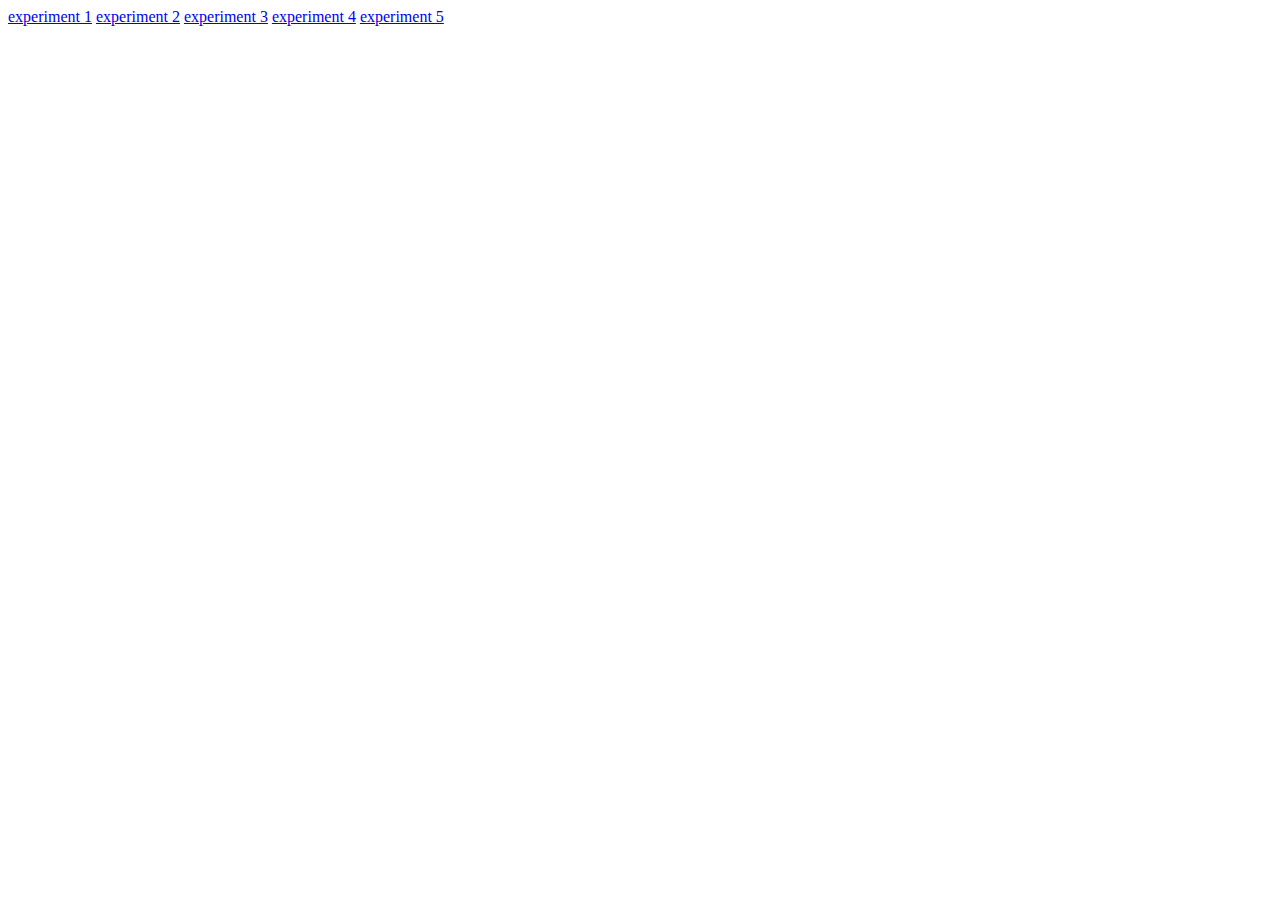
<file: index.html>
<!DOCTYPE html>
<html lang="en">
<head>
    <meta charset="UTF-8">
    <meta name="viewport" content="width=device-width, initial-scale=1.0">
    <title>Document</title>
</head>
<body>
    <a href="exp1.html" target="_blank">experiment 1</a>
    <a href="exp2.html" target="_blank">experiment 2</a>
    <a href="exp3.html" target="_blank">experiment 3</a>
    <a href="exp4.html" target="_blank">experiment 4</a>
    <a href="exp5.html" target="_blank">experiment 5</a>

</body>
</html>
</file>
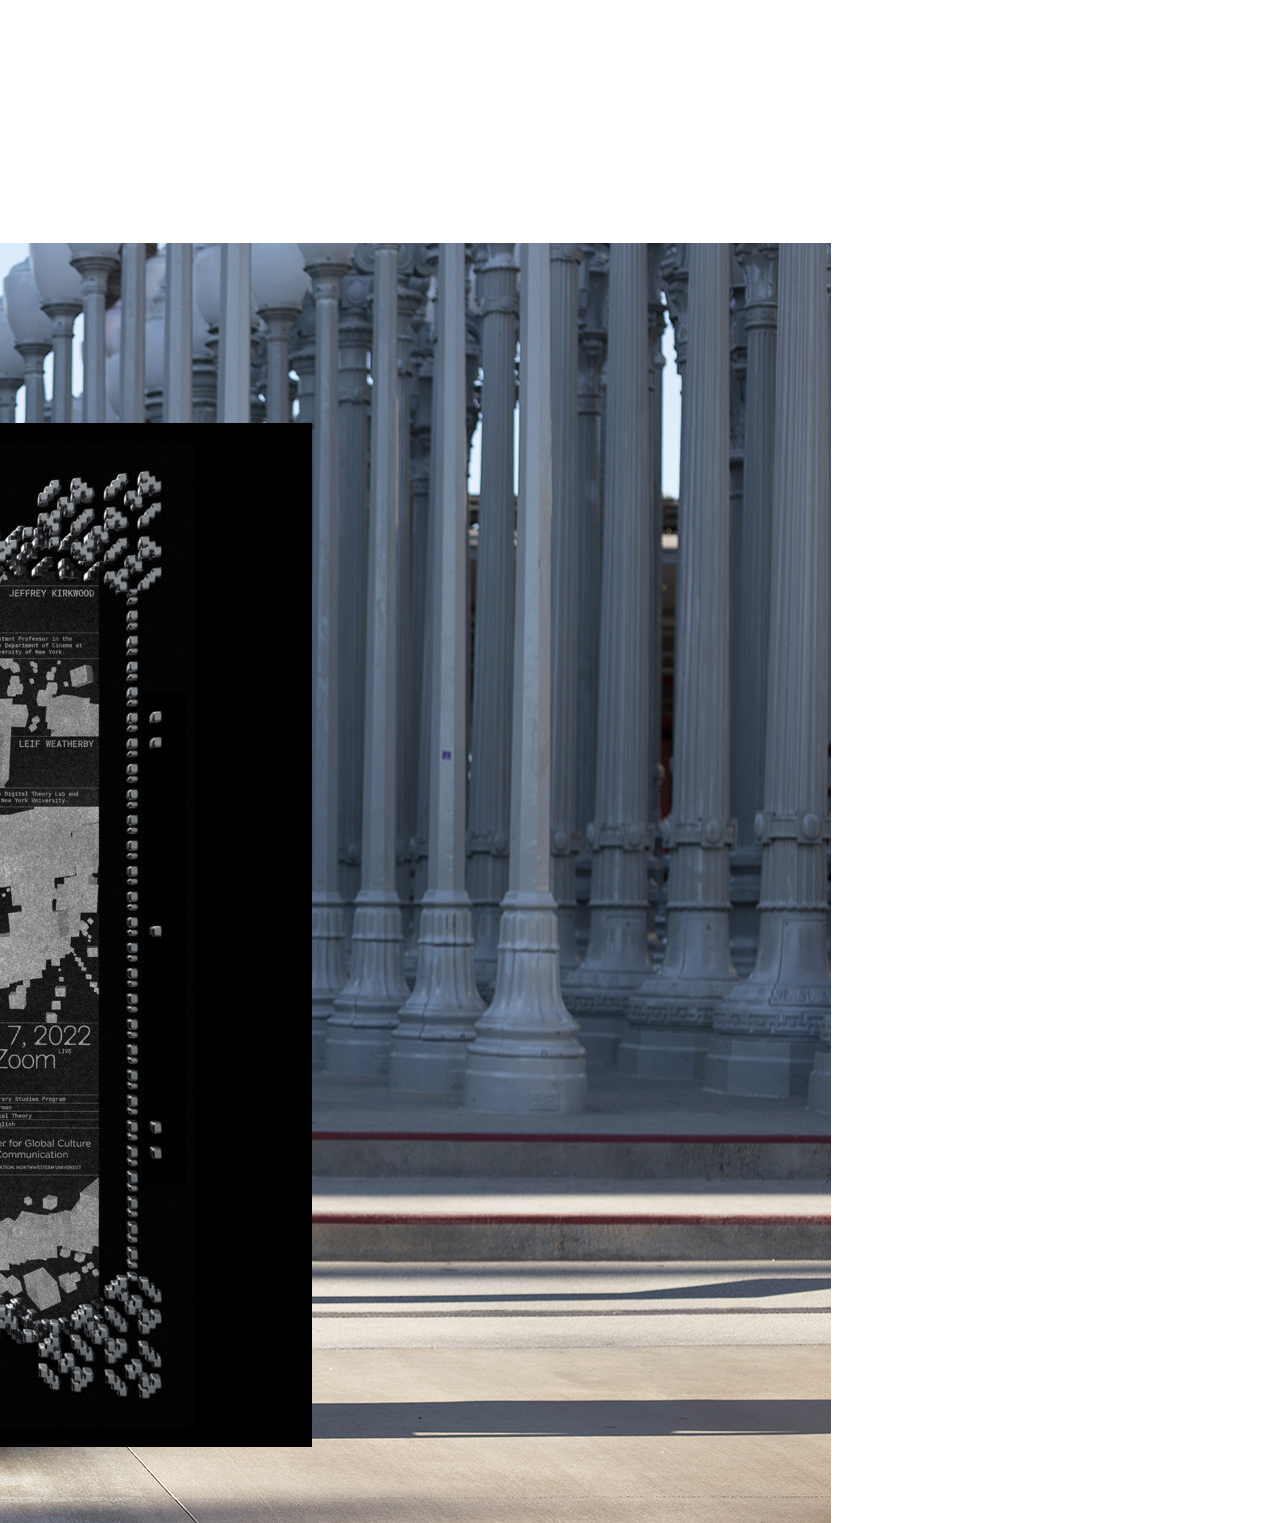
<file: exp2.html>
<!DOCTYPE html>
<html lang="en">
<head>
    <meta charset="UTF-8">
    <meta name="viewport" content="width=device-width, initial-scale=1.0">
    <title>Random Image Animation and Pop-up</title>
    <link rel="stylesheet" type="text/css" href="styles2.css">
</head>
<body>


    <img src="test.jpg" alt="Image 1" class="moving-image">
    <img src="1 (1).jpg" alt="Image 2" class="moving-image">
    <img src="1 (1).png" alt="Image 3" class="moving-image">
    <img src="1 (10).jpg" alt="Image 4" class="moving-image">
<div class="popup" id="popup">
    <div class="popup-content">
        <span class="close">&times;</span>
        <p>This is the pop-up content.</p>
    </div>
</div>

<script src="https://code.jquery.com/jquery-3.6.0.min.js"></script>
<script src="script2.js"></script>

</body>
</html>
</file>
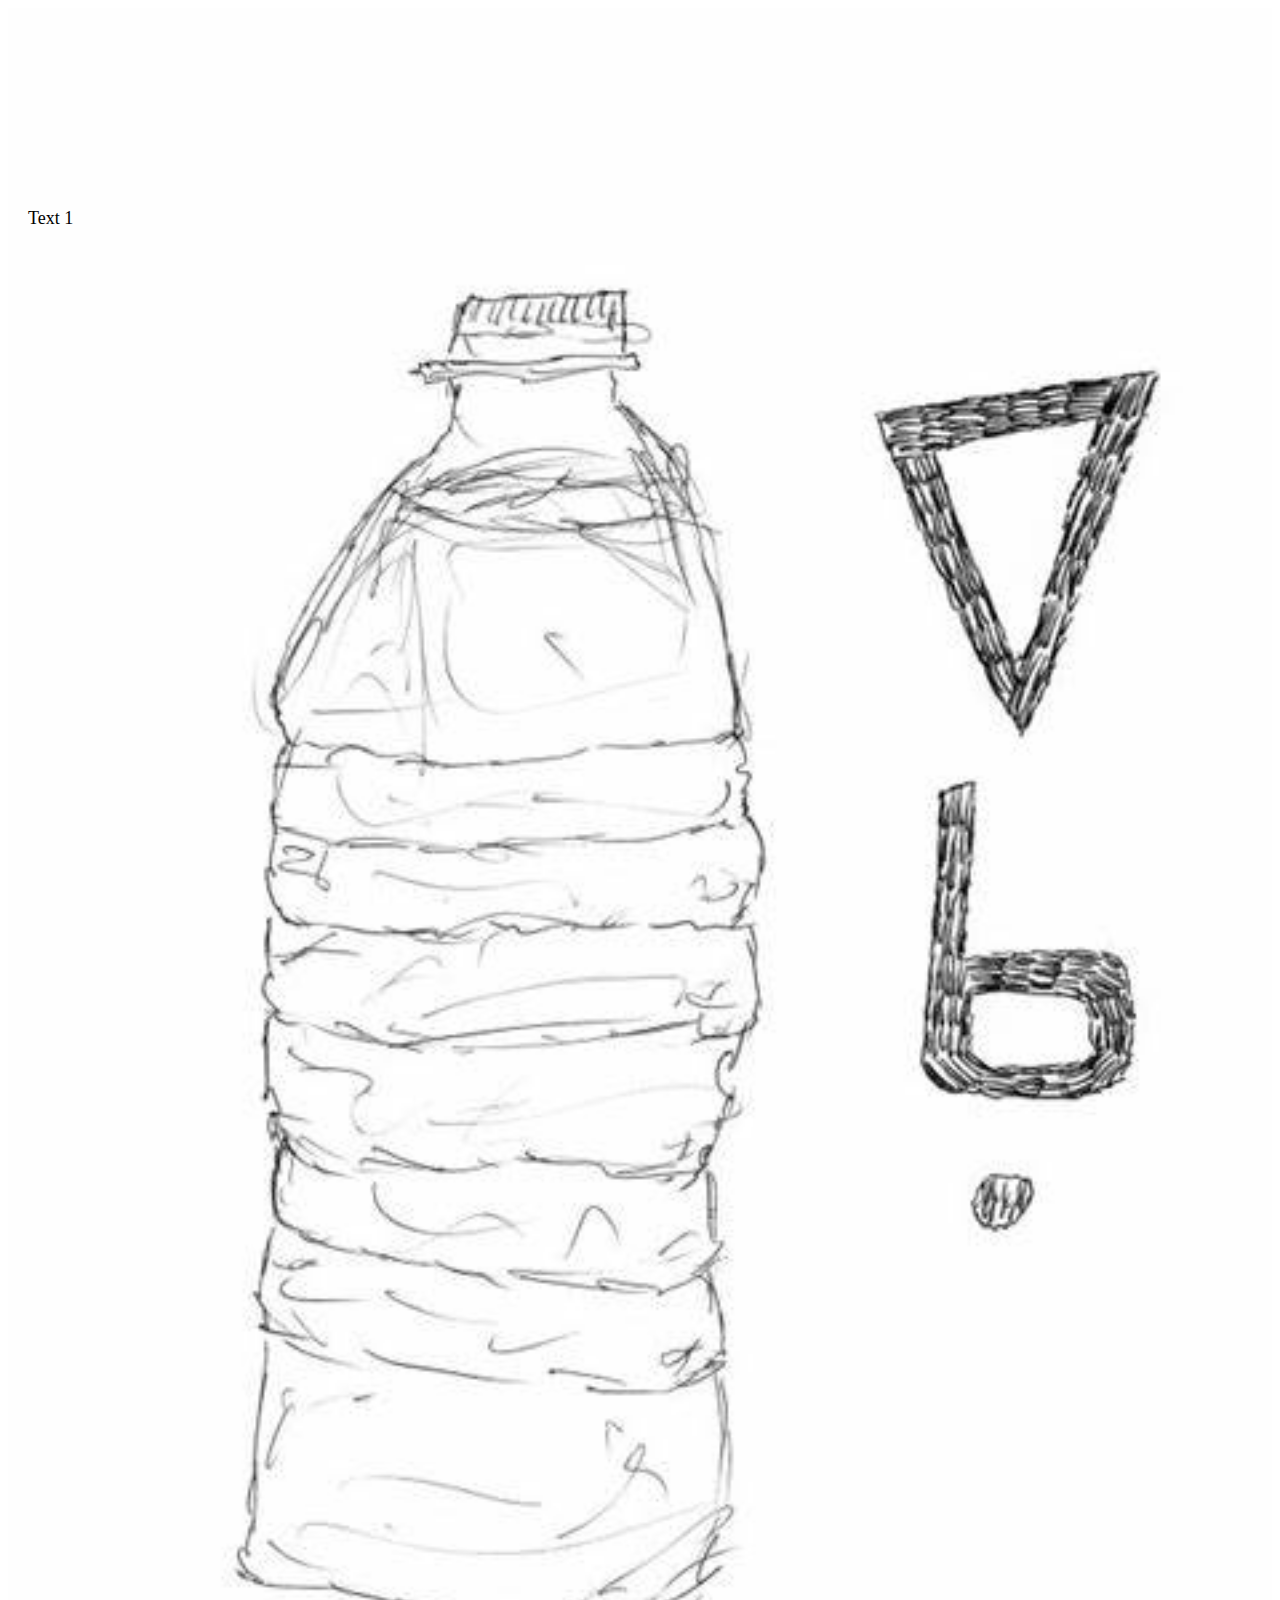
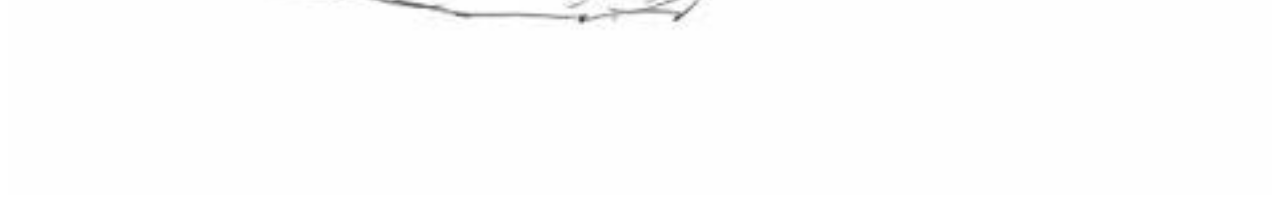
<file: exp3.html>
<!DOCTYPE html>
<html lang="en">
<head>
    <meta charset="UTF-8">
    <meta name="viewport" content="width=device-width, initial-scale=1.0">
    <title>Slideshow</title>
    <link rel="stylesheet" type="text/css" href="styles3.css">
</head>
<body>

<div class="slideshow">
    <div class="slide" id="slide1">
        <img src="1 (1).jpeg" alt="Image 1">
        <div class="text">Text 1</div>
    </div>
    <div class="slide" id="slide2">
        <img src="1 (2).jpg" alt="Image 2">
        <div class="text">Text 2</div>
    </div>
    <div class="slide" id="slide3">
        <img src="1 (8).jpg" alt="Image 3">
        <div class="text">Text 3</div>
    </div>
</div>

<script src="https://code.jquery.com/jquery-3.6.0.min.js"></script>
<script src="script3.js"></script>

</body>
</html>
</file>
<file: styles2.css>
.image-container {
    position: relative;
}

.moving-image {
    position: absolute;
    cursor: pointer;
}

.popup {
    display: none;
    position: fixed;
    top: 50%;
    left: 50%;
    transform: translate(-50%, -50%);
    background-color: #ffffff;
    padding: 20px;
    border: 1px solid #ccc;
    z-index: 999;
}

.popup-content {
    text-align: center;
}

.close {
    position: absolute;
    top: 5px;
    right: 10px;
    cursor: pointer;
}
</file>
<file: styles3.css>
.slideshow {
    width: 100%;
    overflow: hidden;
    position: relative;
}

.slide {
    display: none;
}

.slide img {
    width: 100%;
    height: auto;
}

.text {
    position: absolute;
    top: 200px;
    left: 20px;
    color: rgb(0, 0, 0);
    font-size: 18px;
}
</file>
